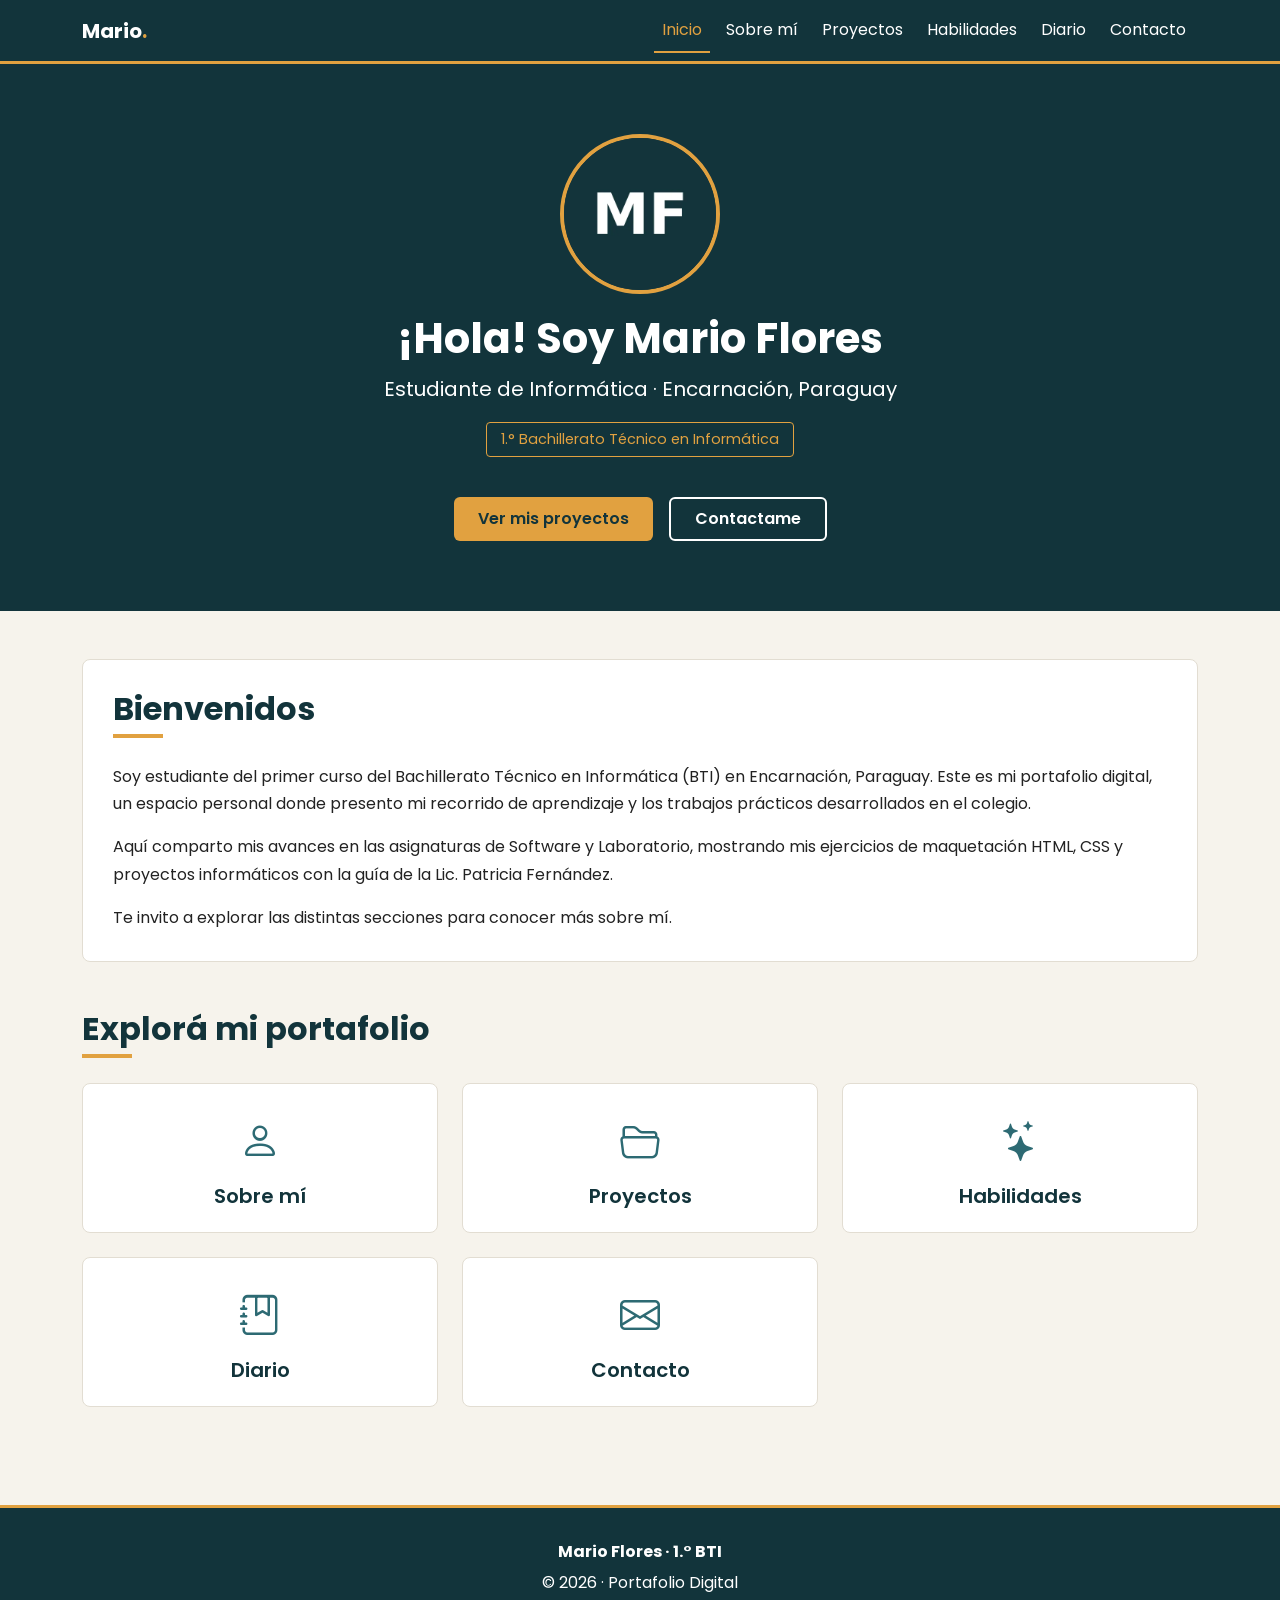
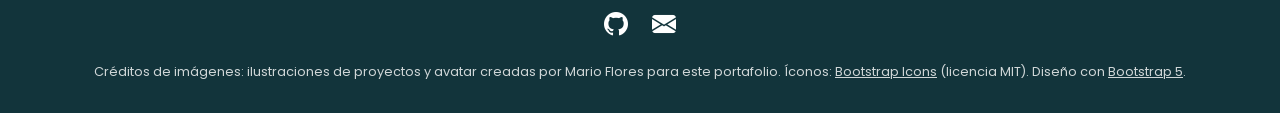
<file: index.html>
<!DOCTYPE html>
<html lang="es">
<head>
    <meta charset="UTF-8">
    <meta name="viewport" content="width=device-width, initial-scale=1.0">
    <title>Inicio - Mario Flores</title>

    <!-- Bootstrap 5 -->
    <link href="https://cdn.jsdelivr.net/npm/bootstrap@5.3.3/dist/css/bootstrap.min.css" rel="stylesheet">
    <!-- Íconos de Bootstrap -->
    <link href="https://cdn.jsdelivr.net/npm/bootstrap-icons@1.11.3/font/bootstrap-icons.min.css" rel="stylesheet">
    <!-- Fuente Poppins -->
    <link href="https://fonts.googleapis.com/css2?family=Poppins:wght@400;600;700&display=swap" rel="stylesheet">
    <!-- Mis estilos -->
    <link href="css/estilos.css" rel="stylesheet">
</head>
<body>

    <!-- ===== Menú ===== -->
    <nav class="navbar navbar-expand-lg navbar-dark menu sticky-top">
        <div class="container">
            <a class="navbar-brand fw-bold" href="index.html">Mario<span class="texto-acento">.</span></a>
            <button class="navbar-toggler" type="button" data-bs-toggle="collapse" data-bs-target="#menuPrincipal" aria-label="Abrir menú">
                <span class="navbar-toggler-icon"></span>
            </button>
            <div class="collapse navbar-collapse" id="menuPrincipal">
                <ul class="navbar-nav ms-auto">
                    <li class="nav-item"><a class="nav-link active" href="index.html">Inicio</a></li>
                    <li class="nav-item"><a class="nav-link" href="sobre-mi.html">Sobre mí</a></li>
                    <li class="nav-item"><a class="nav-link" href="proyectos.html">Proyectos</a></li>
                    <li class="nav-item"><a class="nav-link" href="habilidades.html">Habilidades</a></li>
                    <li class="nav-item"><a class="nav-link" href="diario.html">Diario</a></li>
                    <li class="nav-item"><a class="nav-link" href="contacto.html">Contacto</a></li>
                </ul>
            </div>
        </div>
    </nav>

    <!-- ===== Portada ===== -->
    <header class="hero">
        <img src="img/avatar.webp" alt="Avatar de Mario Flores" class="avatar">
        <h1>¡Hola! Soy Mario Flores</h1>
        <p class="fs-5">Estudiante de Informática · Encarnación, Paraguay</p>
        <span class="etiqueta mb-4">1.° Bachillerato Técnico en Informática</span>
        <div class="d-flex justify-content-center gap-3 flex-wrap mt-3">
            <a href="proyectos.html" class="btn btn-principal">Ver mis proyectos</a>
            <a href="contacto.html" class="btn btn-borde">Contactame</a>
        </div>
    </header>

    <main class="container my-5">
        <!-- Bienvenida -->
        <section class="caja mb-5">
            <h2 class="titulo-seccion">Bienvenidos</h2>
            <p>Soy estudiante del primer curso del Bachillerato Técnico en Informática (BTI) en Encarnación, Paraguay. Este es mi portafolio digital, un espacio personal donde presento mi recorrido de aprendizaje y los trabajos prácticos desarrollados en el colegio.</p>
            <p>Aquí comparto mis avances en las asignaturas de Software y Laboratorio, mostrando mis ejercicios de maquetación HTML, CSS y proyectos informáticos con la guía de la Lic. Patricia Fernández.</p>
            <p class="mb-0">Te invito a explorar las distintas secciones para conocer más sobre mí.</p>
        </section>

        <!-- Accesos rápidos -->
        <section>
            <h2 class="titulo-seccion">Explorá mi portafolio</h2>
            <div class="row g-4">
                <div class="col-6 col-md-4">
                    <a href="sobre-mi.html" class="text-decoration-none">
                        <div class="tarjeta text-center p-4">
                            <i class="bi bi-person icono-grande"></i>
                            <h5 class="mt-2 mb-0">Sobre mí</h5>
                        </div>
                    </a>
                </div>
                <div class="col-6 col-md-4">
                    <a href="proyectos.html" class="text-decoration-none">
                        <div class="tarjeta text-center p-4">
                            <i class="bi bi-folder2-open icono-grande"></i>
                            <h5 class="mt-2 mb-0">Proyectos</h5>
                        </div>
                    </a>
                </div>
                <div class="col-6 col-md-4">
                    <a href="habilidades.html" class="text-decoration-none">
                        <div class="tarjeta text-center p-4">
                            <i class="bi bi-stars icono-grande"></i>
                            <h5 class="mt-2 mb-0">Habilidades</h5>
                        </div>
                    </a>
                </div>
                <div class="col-6 col-md-4">
                    <a href="diario.html" class="text-decoration-none">
                        <div class="tarjeta text-center p-4">
                            <i class="bi bi-journal-bookmark icono-grande"></i>
                            <h5 class="mt-2 mb-0">Diario</h5>
                        </div>
                    </a>
                </div>
                <div class="col-6 col-md-4">
                    <a href="contacto.html" class="text-decoration-none">
                        <div class="tarjeta text-center p-4">
                            <i class="bi bi-envelope icono-grande"></i>
                            <h5 class="mt-2 mb-0">Contacto</h5>
                        </div>
                    </a>
                </div>
            </div>
        </section>
    </main>

    <!-- ===== Pie de página ===== -->
    <footer class="pie text-center">
        <p class="fw-bold mb-1">Mario Flores · 1.° BTI</p>
        <p class="mb-2">&copy; 2026 · Portafolio Digital</p>
        <div class="redes mb-3">
            <a href="https://github.com/floresmarioja26-lab" target="_blank" aria-label="GitHub"><i class="bi bi-github"></i></a>
            <a href="mailto:marioflores@gmail.com" aria-label="Correo"><i class="bi bi-envelope-fill"></i></a>
        </div>
        <p class="creditos">
            Créditos de imágenes: ilustraciones de proyectos y avatar creadas por Mario Flores para este portafolio.
            Íconos: <a href="https://icons.getbootstrap.com/" target="_blank">Bootstrap Icons</a> (licencia MIT).
            Diseño con <a href="https://getbootstrap.com/" target="_blank">Bootstrap 5</a>.
        </p>
    </footer>

    <!-- Bootstrap JS (para el menú en celular) -->
    <script src="https://cdn.jsdelivr.net/npm/bootstrap@5.3.3/dist/js/bootstrap.bundle.min.js"></script>
</body>
</html>
</file>
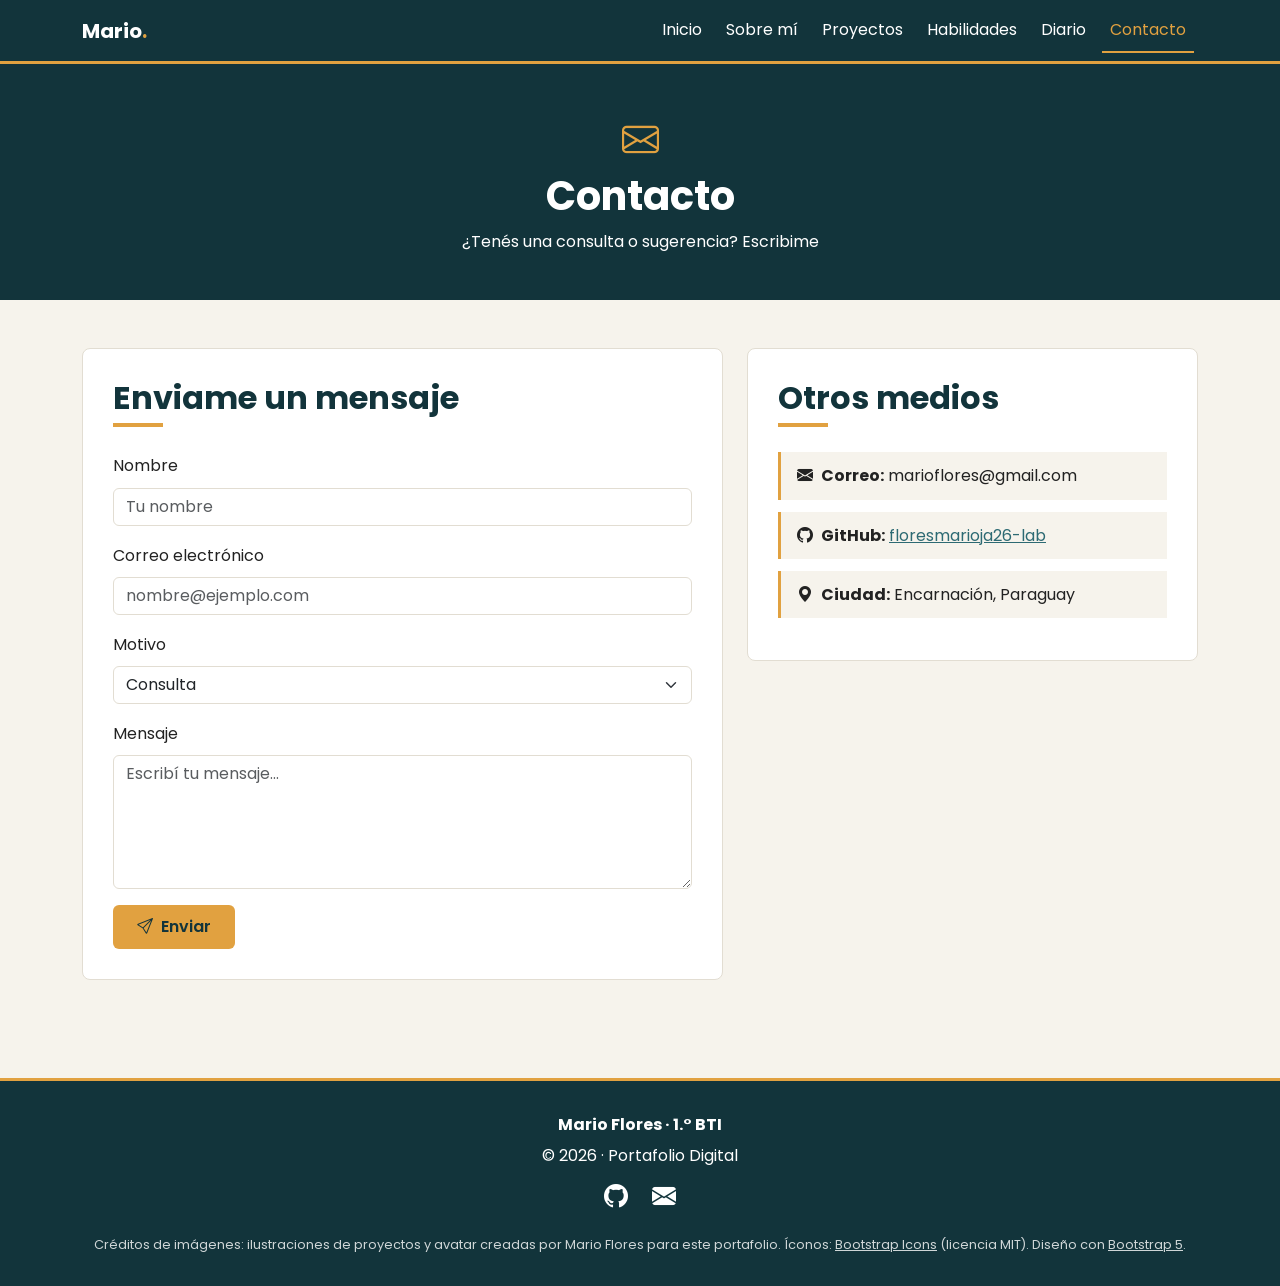
<file: contacto.html>
<!DOCTYPE html>
<html lang="es">
<head>
    <meta charset="UTF-8">
    <meta name="viewport" content="width=device-width, initial-scale=1.0">
    <title>Contacto - Mario Flores</title>

    <!-- Bootstrap 5 -->
    <link href="https://cdn.jsdelivr.net/npm/bootstrap@5.3.3/dist/css/bootstrap.min.css" rel="stylesheet">
    <!-- Íconos de Bootstrap -->
    <link href="https://cdn.jsdelivr.net/npm/bootstrap-icons@1.11.3/font/bootstrap-icons.min.css" rel="stylesheet">
    <!-- Fuente Poppins -->
    <link href="https://fonts.googleapis.com/css2?family=Poppins:wght@400;600;700&display=swap" rel="stylesheet">
    <!-- Mis estilos -->
    <link href="css/estilos.css" rel="stylesheet">
</head>
<body>

    <!-- ===== Menú ===== -->
    <nav class="navbar navbar-expand-lg navbar-dark menu sticky-top">
        <div class="container">
            <a class="navbar-brand fw-bold" href="index.html">Mario<span class="texto-acento">.</span></a>
            <button class="navbar-toggler" type="button" data-bs-toggle="collapse" data-bs-target="#menuPrincipal" aria-label="Abrir menú">
                <span class="navbar-toggler-icon"></span>
            </button>
            <div class="collapse navbar-collapse" id="menuPrincipal">
                <ul class="navbar-nav ms-auto">
                    <li class="nav-item"><a class="nav-link" href="index.html">Inicio</a></li>
                    <li class="nav-item"><a class="nav-link" href="sobre-mi.html">Sobre mí</a></li>
                    <li class="nav-item"><a class="nav-link" href="proyectos.html">Proyectos</a></li>
                    <li class="nav-item"><a class="nav-link" href="habilidades.html">Habilidades</a></li>
                    <li class="nav-item"><a class="nav-link" href="diario.html">Diario</a></li>
                    <li class="nav-item"><a class="nav-link active" href="contacto.html">Contacto</a></li>
                </ul>
            </div>
        </div>
    </nav>

    <!-- ===== Encabezado ===== -->
    <header class="cabecera">
        <i class="bi bi-envelope"></i>
        <h1>Contacto</h1>
        <p class="mb-0">¿Tenés una consulta o sugerencia? Escribime</p>
    </header>

    <main class="container my-5">
        <div class="row g-4">
            <!-- Formulario -->
            <div class="col-lg-7">
                <section class="caja">
                    <h2 class="titulo-seccion">Enviame un mensaje</h2>
                    <form action="mailto:marioflores@gmail.com" method="post" enctype="text/plain">
                        <div class="mb-3">
                            <label for="nombre" class="form-label">Nombre</label>
                            <input type="text" class="form-control" id="nombre" name="nombre" placeholder="Tu nombre" required>
                        </div>
                        <div class="mb-3">
                            <label for="correo" class="form-label">Correo electrónico</label>
                            <input type="email" class="form-control" id="correo" name="correo" placeholder="nombre@ejemplo.com" required>
                        </div>
                        <div class="mb-3">
                            <label for="motivo" class="form-label">Motivo</label>
                            <select class="form-select" id="motivo" name="motivo">
                                <option>Consulta</option>
                                <option>Sugerencia</option>
                                <option>Comentario sobre un proyecto</option>
                            </select>
                        </div>
                        <div class="mb-3">
                            <label for="mensaje" class="form-label">Mensaje</label>
                            <textarea class="form-control" id="mensaje" name="mensaje" rows="5" placeholder="Escribí tu mensaje..." required></textarea>
                        </div>
                        <button type="submit" class="btn btn-principal"><i class="bi bi-send me-2"></i>Enviar</button>
                    </form>
                </section>
            </div>

            <!-- Datos de contacto -->
            <div class="col-lg-5">
                <section class="caja">
                    <h2 class="titulo-seccion">Otros medios</h2>
                    <div class="dato-contacto"><i class="bi bi-envelope-fill me-2"></i><strong>Correo:</strong> marioflores@gmail.com</div>
                    <div class="dato-contacto"><i class="bi bi-github me-2"></i><strong>GitHub:</strong> <a href="https://github.com/floresmarioja26-lab" target="_blank">floresmarioja26-lab</a></div>
                    <div class="dato-contacto"><i class="bi bi-geo-alt-fill me-2"></i><strong>Ciudad:</strong> Encarnación, Paraguay</div>
                </section>
            </div>
        </div>
    </main>

    <!-- ===== Pie de página ===== -->
    <footer class="pie text-center">
        <p class="fw-bold mb-1">Mario Flores · 1.° BTI</p>
        <p class="mb-2">&copy; 2026 · Portafolio Digital</p>
        <div class="redes mb-3">
            <a href="https://github.com/floresmarioja26-lab" target="_blank" aria-label="GitHub"><i class="bi bi-github"></i></a>
            <a href="mailto:marioflores@gmail.com" aria-label="Correo"><i class="bi bi-envelope-fill"></i></a>
        </div>
        <p class="creditos">
            Créditos de imágenes: ilustraciones de proyectos y avatar creadas por Mario Flores para este portafolio.
            Íconos: <a href="https://icons.getbootstrap.com/" target="_blank">Bootstrap Icons</a> (licencia MIT).
            Diseño con <a href="https://getbootstrap.com/" target="_blank">Bootstrap 5</a>.
        </p>
    </footer>

    <!-- Bootstrap JS (para el menú en celular) -->
    <script src="https://cdn.jsdelivr.net/npm/bootstrap@5.3.3/dist/js/bootstrap.bundle.min.js"></script>
</body>
</html>
</file>
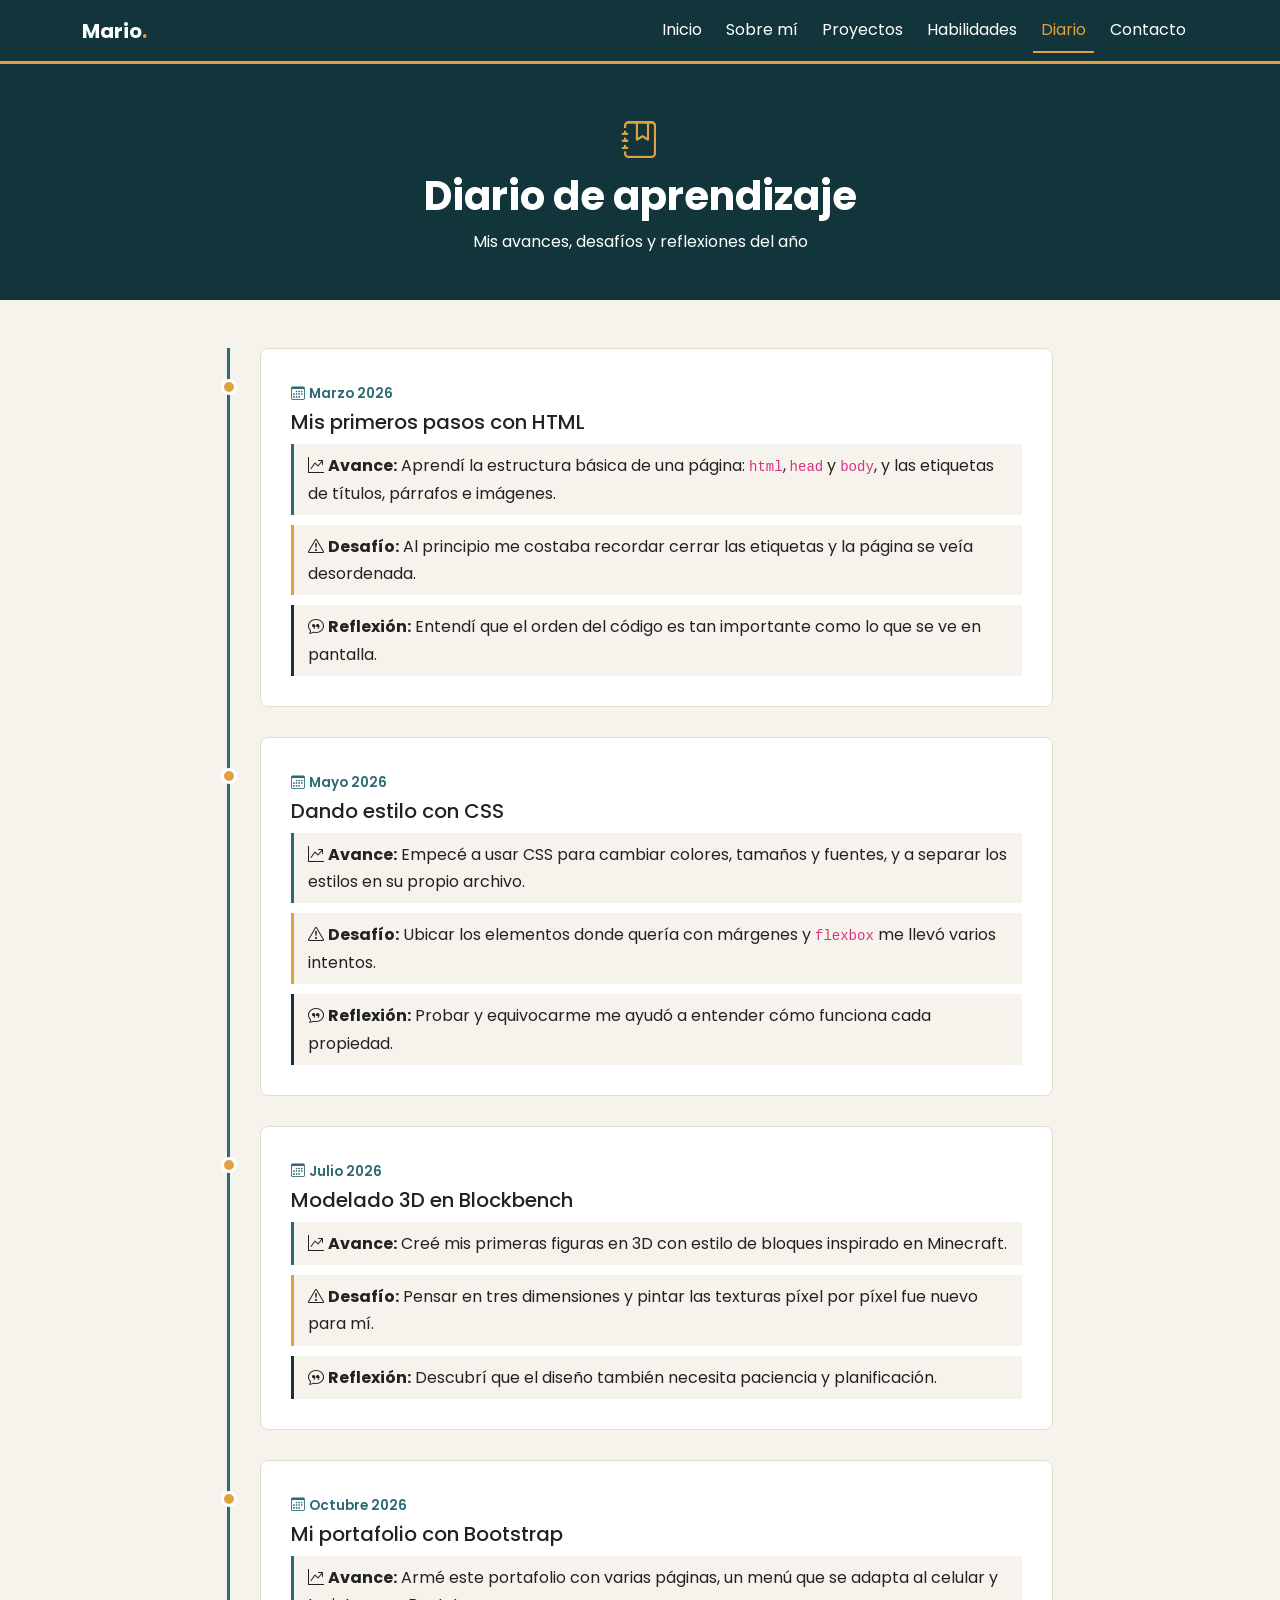
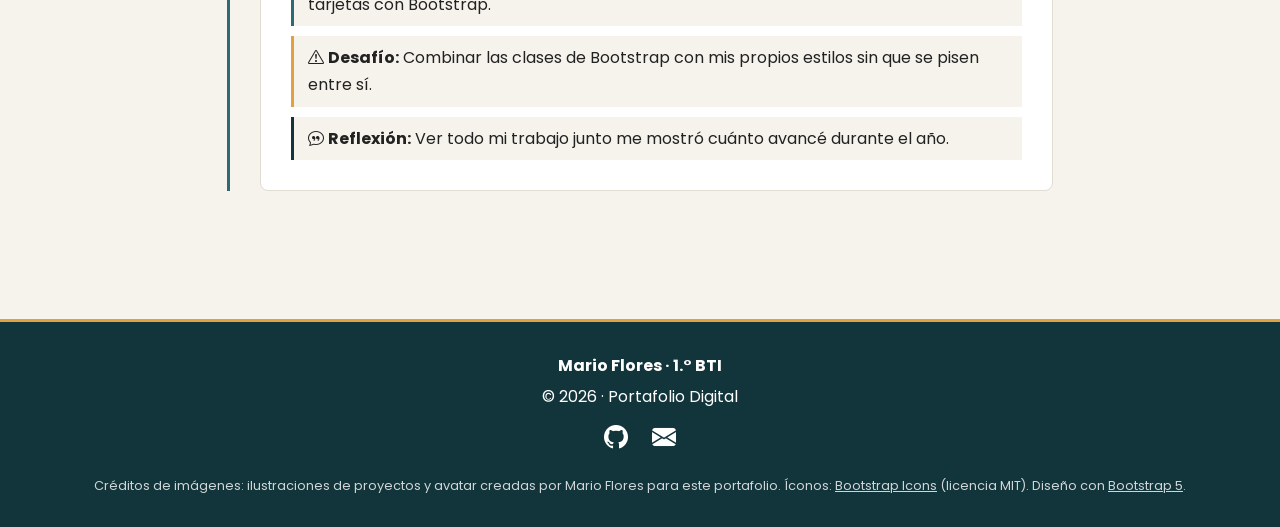
<file: diario.html>
<!DOCTYPE html>
<html lang="es">
<head>
    <meta charset="UTF-8">
    <meta name="viewport" content="width=device-width, initial-scale=1.0">
    <title>Diario de aprendizaje - Mario Flores</title>

    <!-- Bootstrap 5 -->
    <link href="https://cdn.jsdelivr.net/npm/bootstrap@5.3.3/dist/css/bootstrap.min.css" rel="stylesheet">
    <!-- Íconos de Bootstrap -->
    <link href="https://cdn.jsdelivr.net/npm/bootstrap-icons@1.11.3/font/bootstrap-icons.min.css" rel="stylesheet">
    <!-- Fuente Poppins -->
    <link href="https://fonts.googleapis.com/css2?family=Poppins:wght@400;600;700&display=swap" rel="stylesheet">
    <!-- Mis estilos -->
    <link href="css/estilos.css" rel="stylesheet">
</head>
<body>

    <!-- ===== Menú ===== -->
    <nav class="navbar navbar-expand-lg navbar-dark menu sticky-top">
        <div class="container">
            <a class="navbar-brand fw-bold" href="index.html">Mario<span class="texto-acento">.</span></a>
            <button class="navbar-toggler" type="button" data-bs-toggle="collapse" data-bs-target="#menuPrincipal" aria-label="Abrir menú">
                <span class="navbar-toggler-icon"></span>
            </button>
            <div class="collapse navbar-collapse" id="menuPrincipal">
                <ul class="navbar-nav ms-auto">
                    <li class="nav-item"><a class="nav-link" href="index.html">Inicio</a></li>
                    <li class="nav-item"><a class="nav-link" href="sobre-mi.html">Sobre mí</a></li>
                    <li class="nav-item"><a class="nav-link" href="proyectos.html">Proyectos</a></li>
                    <li class="nav-item"><a class="nav-link" href="habilidades.html">Habilidades</a></li>
                    <li class="nav-item"><a class="nav-link active" href="diario.html">Diario</a></li>
                    <li class="nav-item"><a class="nav-link" href="contacto.html">Contacto</a></li>
                </ul>
            </div>
        </div>
    </nav>

    <!-- ===== Encabezado ===== -->
    <header class="cabecera">
        <i class="bi bi-journal-bookmark"></i>
        <h1>Diario de aprendizaje</h1>
        <p class="mb-0">Mis avances, desafíos y reflexiones del año</p>
    </header>

    <main class="container my-5" style="max-width: 850px;">
        <div class="linea-tiempo">
            <article class="entrada caja">
                <span class="fecha"><i class="bi bi-calendar3 me-1"></i>Marzo 2026</span>
                <h3 class="h5 mt-1">Mis primeros pasos con HTML</h3>
                <div class="nota nota-avance"><strong><i class="bi bi-graph-up-arrow me-1"></i>Avance:</strong> Aprendí la estructura básica de una página: <code>html</code>, <code>head</code> y <code>body</code>, y las etiquetas de títulos, párrafos e imágenes.</div>
                <div class="nota nota-desafio"><strong><i class="bi bi-exclamation-triangle me-1"></i>Desafío:</strong> Al principio me costaba recordar cerrar las etiquetas y la página se veía desordenada.</div>
                <div class="nota nota-reflexion"><strong><i class="bi bi-chat-quote me-1"></i>Reflexión:</strong> Entendí que el orden del código es tan importante como lo que se ve en pantalla.</div>
            </article>
            <article class="entrada caja">
                <span class="fecha"><i class="bi bi-calendar3 me-1"></i>Mayo 2026</span>
                <h3 class="h5 mt-1">Dando estilo con CSS</h3>
                <div class="nota nota-avance"><strong><i class="bi bi-graph-up-arrow me-1"></i>Avance:</strong> Empecé a usar CSS para cambiar colores, tamaños y fuentes, y a separar los estilos en su propio archivo.</div>
                <div class="nota nota-desafio"><strong><i class="bi bi-exclamation-triangle me-1"></i>Desafío:</strong> Ubicar los elementos donde quería con márgenes y <code>flexbox</code> me llevó varios intentos.</div>
                <div class="nota nota-reflexion"><strong><i class="bi bi-chat-quote me-1"></i>Reflexión:</strong> Probar y equivocarme me ayudó a entender cómo funciona cada propiedad.</div>
            </article>
            <article class="entrada caja">
                <span class="fecha"><i class="bi bi-calendar3 me-1"></i>Julio 2026</span>
                <h3 class="h5 mt-1">Modelado 3D en Blockbench</h3>
                <div class="nota nota-avance"><strong><i class="bi bi-graph-up-arrow me-1"></i>Avance:</strong> Creé mis primeras figuras en 3D con estilo de bloques inspirado en Minecraft.</div>
                <div class="nota nota-desafio"><strong><i class="bi bi-exclamation-triangle me-1"></i>Desafío:</strong> Pensar en tres dimensiones y pintar las texturas píxel por píxel fue nuevo para mí.</div>
                <div class="nota nota-reflexion"><strong><i class="bi bi-chat-quote me-1"></i>Reflexión:</strong> Descubrí que el diseño también necesita paciencia y planificación.</div>
            </article>
            <article class="entrada caja">
                <span class="fecha"><i class="bi bi-calendar3 me-1"></i>Octubre 2026</span>
                <h3 class="h5 mt-1">Mi portafolio con Bootstrap</h3>
                <div class="nota nota-avance"><strong><i class="bi bi-graph-up-arrow me-1"></i>Avance:</strong> Armé este portafolio con varias páginas, un menú que se adapta al celular y tarjetas con Bootstrap.</div>
                <div class="nota nota-desafio"><strong><i class="bi bi-exclamation-triangle me-1"></i>Desafío:</strong> Combinar las clases de Bootstrap con mis propios estilos sin que se pisen entre sí.</div>
                <div class="nota nota-reflexion"><strong><i class="bi bi-chat-quote me-1"></i>Reflexión:</strong> Ver todo mi trabajo junto me mostró cuánto avancé durante el año.</div>
            </article>
        </div>
    </main>

    <!-- ===== Pie de página ===== -->
    <footer class="pie text-center">
        <p class="fw-bold mb-1">Mario Flores · 1.° BTI</p>
        <p class="mb-2">&copy; 2026 · Portafolio Digital</p>
        <div class="redes mb-3">
            <a href="https://github.com/floresmarioja26-lab" target="_blank" aria-label="GitHub"><i class="bi bi-github"></i></a>
            <a href="mailto:marioflores@gmail.com" aria-label="Correo"><i class="bi bi-envelope-fill"></i></a>
        </div>
        <p class="creditos">
            Créditos de imágenes: ilustraciones de proyectos y avatar creadas por Mario Flores para este portafolio.
            Íconos: <a href="https://icons.getbootstrap.com/" target="_blank">Bootstrap Icons</a> (licencia MIT).
            Diseño con <a href="https://getbootstrap.com/" target="_blank">Bootstrap 5</a>.
        </p>
    </footer>

    <!-- Bootstrap JS (para el menú en celular) -->
    <script src="https://cdn.jsdelivr.net/npm/bootstrap@5.3.3/dist/js/bootstrap.bundle.min.js"></script>
</body>
</html>
</file>
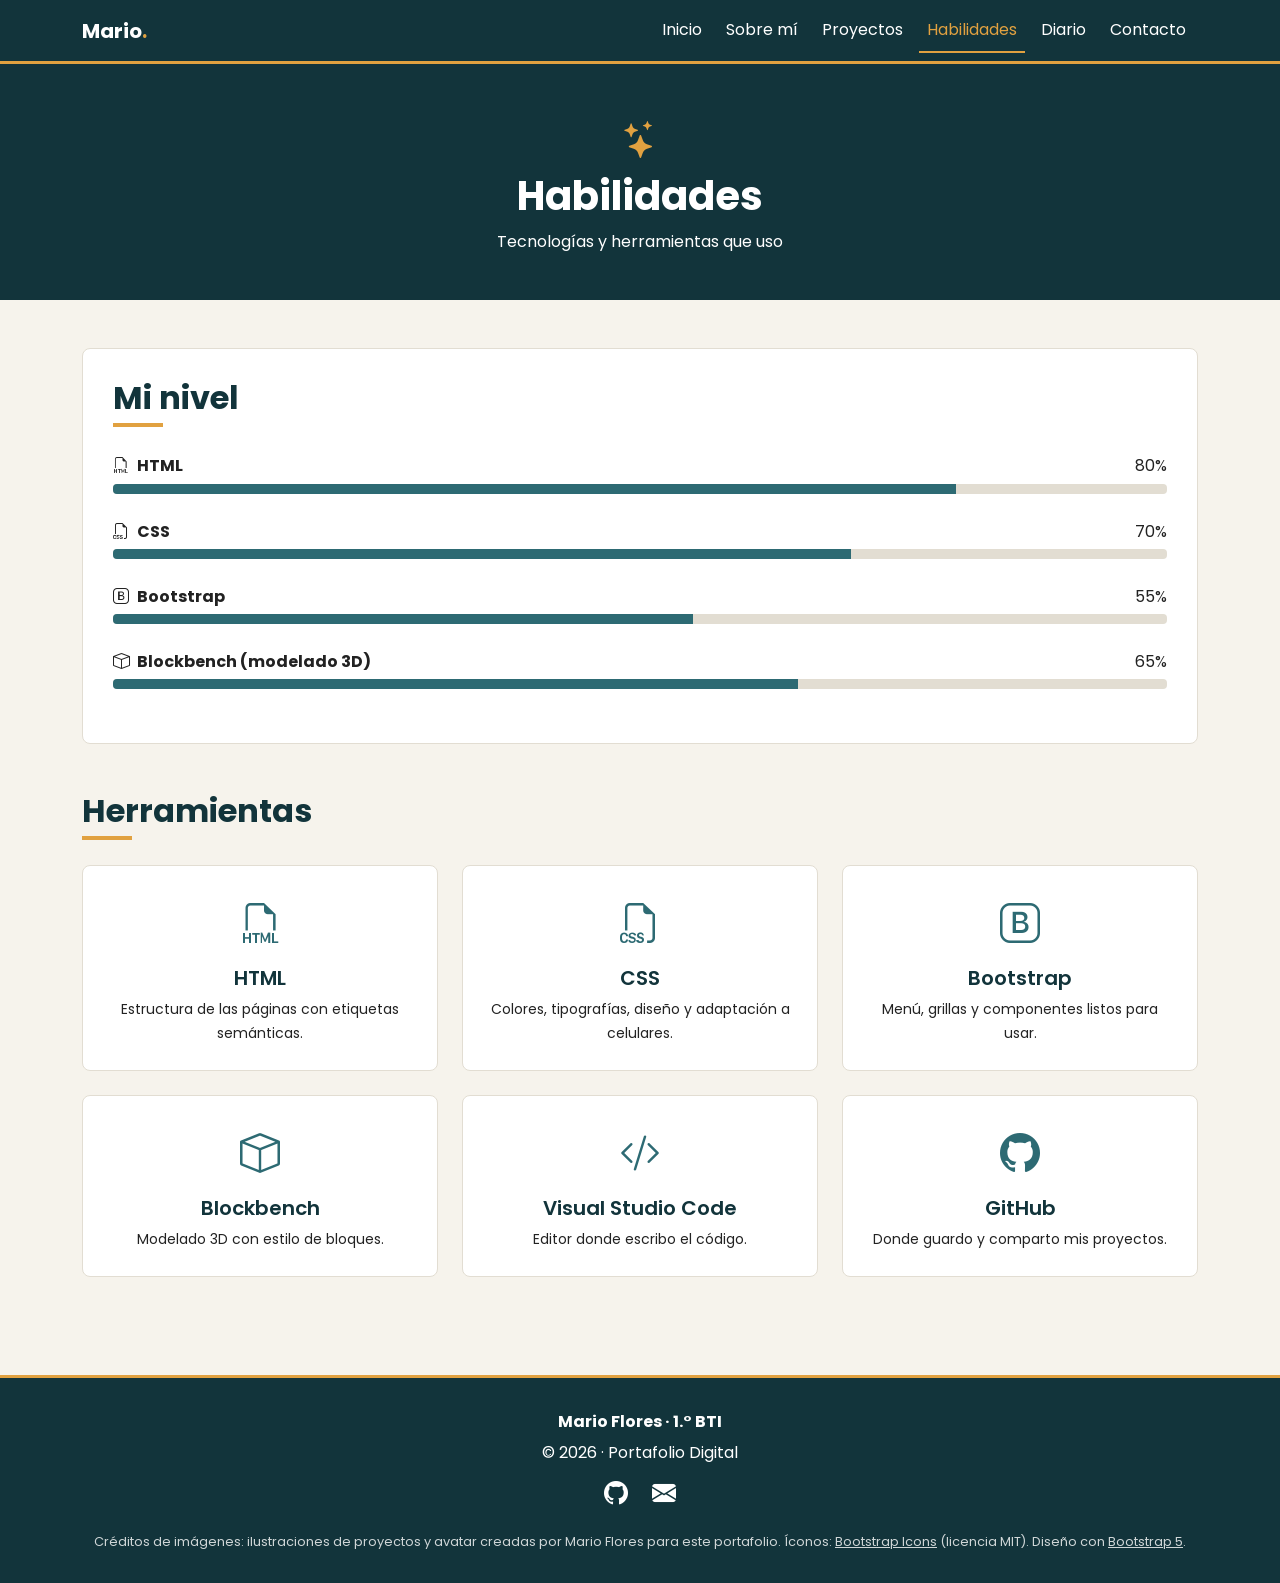
<file: habilidades.html>
<!DOCTYPE html>
<html lang="es">
<head>
    <meta charset="UTF-8">
    <meta name="viewport" content="width=device-width, initial-scale=1.0">
    <title>Habilidades - Mario Flores</title>

    <!-- Bootstrap 5 -->
    <link href="https://cdn.jsdelivr.net/npm/bootstrap@5.3.3/dist/css/bootstrap.min.css" rel="stylesheet">
    <!-- Íconos de Bootstrap -->
    <link href="https://cdn.jsdelivr.net/npm/bootstrap-icons@1.11.3/font/bootstrap-icons.min.css" rel="stylesheet">
    <!-- Fuente Poppins -->
    <link href="https://fonts.googleapis.com/css2?family=Poppins:wght@400;600;700&display=swap" rel="stylesheet">
    <!-- Mis estilos -->
    <link href="css/estilos.css" rel="stylesheet">
</head>
<body>

    <!-- ===== Menú ===== -->
    <nav class="navbar navbar-expand-lg navbar-dark menu sticky-top">
        <div class="container">
            <a class="navbar-brand fw-bold" href="index.html">Mario<span class="texto-acento">.</span></a>
            <button class="navbar-toggler" type="button" data-bs-toggle="collapse" data-bs-target="#menuPrincipal" aria-label="Abrir menú">
                <span class="navbar-toggler-icon"></span>
            </button>
            <div class="collapse navbar-collapse" id="menuPrincipal">
                <ul class="navbar-nav ms-auto">
                    <li class="nav-item"><a class="nav-link" href="index.html">Inicio</a></li>
                    <li class="nav-item"><a class="nav-link" href="sobre-mi.html">Sobre mí</a></li>
                    <li class="nav-item"><a class="nav-link" href="proyectos.html">Proyectos</a></li>
                    <li class="nav-item"><a class="nav-link active" href="habilidades.html">Habilidades</a></li>
                    <li class="nav-item"><a class="nav-link" href="diario.html">Diario</a></li>
                    <li class="nav-item"><a class="nav-link" href="contacto.html">Contacto</a></li>
                </ul>
            </div>
        </div>
    </nav>

    <!-- ===== Encabezado ===== -->
    <header class="cabecera">
        <i class="bi bi-stars"></i>
        <h1>Habilidades</h1>
        <p class="mb-0">Tecnologías y herramientas que uso</p>
    </header>

    <main class="container my-5">
        <section class="caja mb-5">
            <h2 class="titulo-seccion">Mi nivel</h2>
                <div class="mb-4">
                    <div class="d-flex justify-content-between">
                        <span><i class="bi bi-filetype-html me-2"></i><strong>HTML</strong></span>
                        <span>80%</span>
                    </div>
                    <div class="progress mt-1" role="progressbar" aria-label="Nivel de HTML" aria-valuenow="80" aria-valuemin="0" aria-valuemax="100">
                        <div class="progress-bar" style="width: 80%"></div>
                    </div>
                </div>
                <div class="mb-4">
                    <div class="d-flex justify-content-between">
                        <span><i class="bi bi-filetype-css me-2"></i><strong>CSS</strong></span>
                        <span>70%</span>
                    </div>
                    <div class="progress mt-1" role="progressbar" aria-label="Nivel de CSS" aria-valuenow="70" aria-valuemin="0" aria-valuemax="100">
                        <div class="progress-bar" style="width: 70%"></div>
                    </div>
                </div>
                <div class="mb-4">
                    <div class="d-flex justify-content-between">
                        <span><i class="bi bi-bootstrap me-2"></i><strong>Bootstrap</strong></span>
                        <span>55%</span>
                    </div>
                    <div class="progress mt-1" role="progressbar" aria-label="Nivel de Bootstrap" aria-valuenow="55" aria-valuemin="0" aria-valuemax="100">
                        <div class="progress-bar" style="width: 55%"></div>
                    </div>
                </div>
                <div class="mb-4">
                    <div class="d-flex justify-content-between">
                        <span><i class="bi bi-box me-2"></i><strong>Blockbench (modelado 3D)</strong></span>
                        <span>65%</span>
                    </div>
                    <div class="progress mt-1" role="progressbar" aria-label="Nivel de Blockbench (modelado 3D)" aria-valuenow="65" aria-valuemin="0" aria-valuemax="100">
                        <div class="progress-bar" style="width: 65%"></div>
                    </div>
                </div>
        </section>

        <section>
            <h2 class="titulo-seccion">Herramientas</h2>
            <div class="row g-4">
            <div class="col-6 col-md-4">
                <div class="tarjeta text-center p-4">
                    <i class="bi bi-filetype-html icono-grande"></i>
                    <h5 class="mt-2">HTML</h5>
                    <p class="small mb-0">Estructura de las páginas con etiquetas semánticas.</p>
                </div>
            </div>
            <div class="col-6 col-md-4">
                <div class="tarjeta text-center p-4">
                    <i class="bi bi-filetype-css icono-grande"></i>
                    <h5 class="mt-2">CSS</h5>
                    <p class="small mb-0">Colores, tipografías, diseño y adaptación a celulares.</p>
                </div>
            </div>
            <div class="col-6 col-md-4">
                <div class="tarjeta text-center p-4">
                    <i class="bi bi-bootstrap icono-grande"></i>
                    <h5 class="mt-2">Bootstrap</h5>
                    <p class="small mb-0">Menú, grillas y componentes listos para usar.</p>
                </div>
            </div>
            <div class="col-6 col-md-4">
                <div class="tarjeta text-center p-4">
                    <i class="bi bi-box icono-grande"></i>
                    <h5 class="mt-2">Blockbench</h5>
                    <p class="small mb-0">Modelado 3D con estilo de bloques.</p>
                </div>
            </div>
            <div class="col-6 col-md-4">
                <div class="tarjeta text-center p-4">
                    <i class="bi bi-code-slash icono-grande"></i>
                    <h5 class="mt-2">Visual Studio Code</h5>
                    <p class="small mb-0">Editor donde escribo el código.</p>
                </div>
            </div>
            <div class="col-6 col-md-4">
                <div class="tarjeta text-center p-4">
                    <i class="bi bi-github icono-grande"></i>
                    <h5 class="mt-2">GitHub</h5>
                    <p class="small mb-0">Donde guardo y comparto mis proyectos.</p>
                </div>
            </div>
            </div>
        </section>
    </main>

    <!-- ===== Pie de página ===== -->
    <footer class="pie text-center">
        <p class="fw-bold mb-1">Mario Flores · 1.° BTI</p>
        <p class="mb-2">&copy; 2026 · Portafolio Digital</p>
        <div class="redes mb-3">
            <a href="https://github.com/floresmarioja26-lab" target="_blank" aria-label="GitHub"><i class="bi bi-github"></i></a>
            <a href="mailto:marioflores@gmail.com" aria-label="Correo"><i class="bi bi-envelope-fill"></i></a>
        </div>
        <p class="creditos">
            Créditos de imágenes: ilustraciones de proyectos y avatar creadas por Mario Flores para este portafolio.
            Íconos: <a href="https://icons.getbootstrap.com/" target="_blank">Bootstrap Icons</a> (licencia MIT).
            Diseño con <a href="https://getbootstrap.com/" target="_blank">Bootstrap 5</a>.
        </p>
    </footer>

    <!-- Bootstrap JS (para el menú en celular) -->
    <script src="https://cdn.jsdelivr.net/npm/bootstrap@5.3.3/dist/js/bootstrap.bundle.min.js"></script>
</body>
</html>
</file>
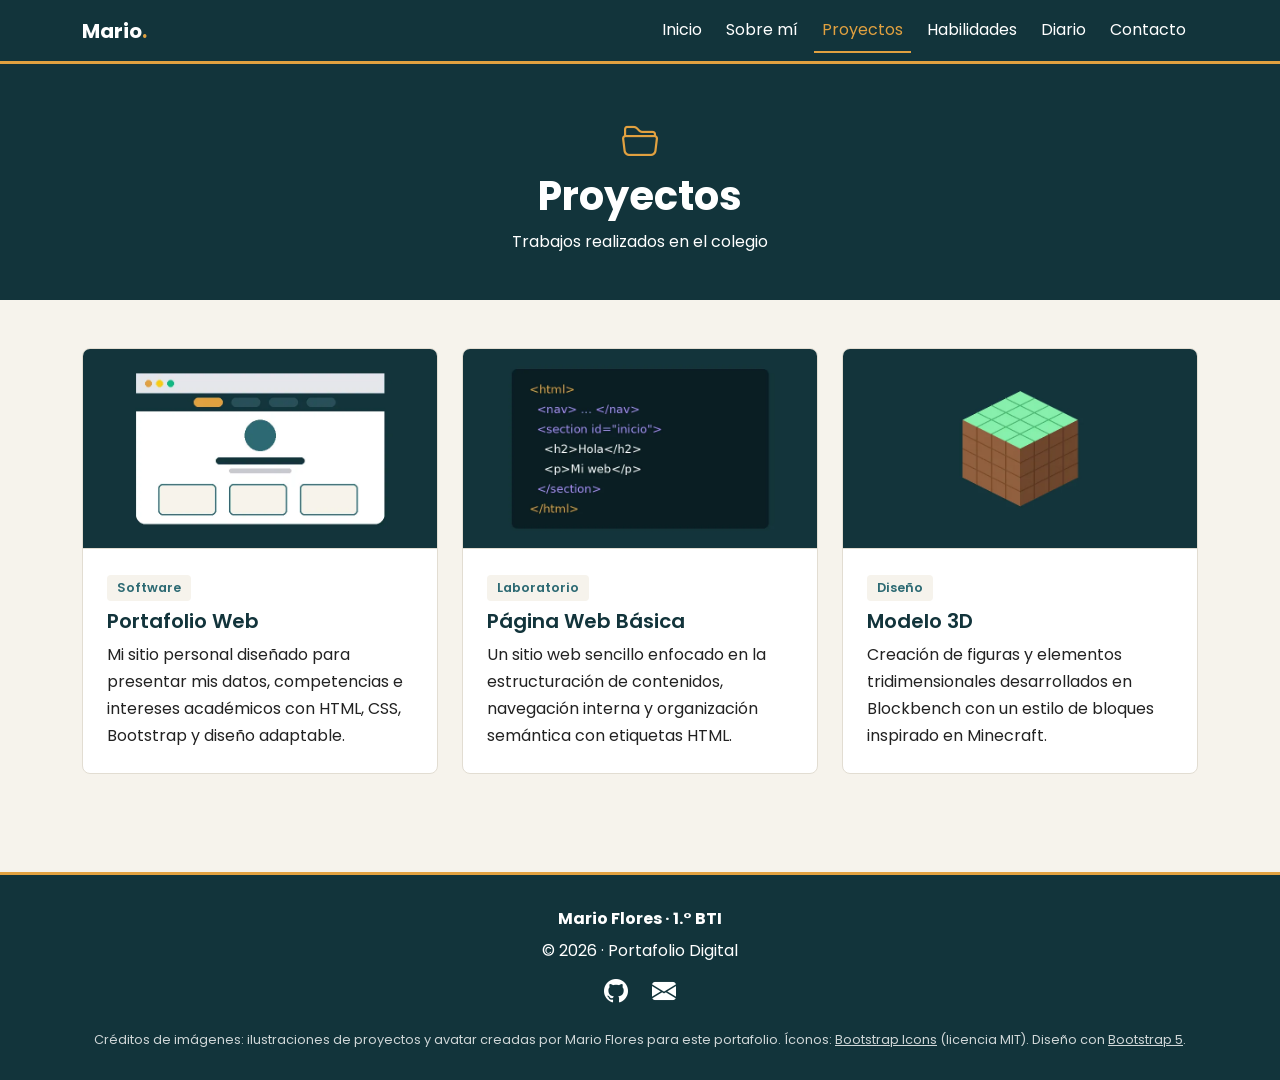
<file: proyectos.html>
<!DOCTYPE html>
<html lang="es">
<head>
    <meta charset="UTF-8">
    <meta name="viewport" content="width=device-width, initial-scale=1.0">
    <title>Proyectos - Mario Flores</title>

    <!-- Bootstrap 5 -->
    <link href="https://cdn.jsdelivr.net/npm/bootstrap@5.3.3/dist/css/bootstrap.min.css" rel="stylesheet">
    <!-- Íconos de Bootstrap -->
    <link href="https://cdn.jsdelivr.net/npm/bootstrap-icons@1.11.3/font/bootstrap-icons.min.css" rel="stylesheet">
    <!-- Fuente Poppins -->
    <link href="https://fonts.googleapis.com/css2?family=Poppins:wght@400;600;700&display=swap" rel="stylesheet">
    <!-- Mis estilos -->
    <link href="css/estilos.css" rel="stylesheet">
</head>
<body>

    <!-- ===== Menú ===== -->
    <nav class="navbar navbar-expand-lg navbar-dark menu sticky-top">
        <div class="container">
            <a class="navbar-brand fw-bold" href="index.html">Mario<span class="texto-acento">.</span></a>
            <button class="navbar-toggler" type="button" data-bs-toggle="collapse" data-bs-target="#menuPrincipal" aria-label="Abrir menú">
                <span class="navbar-toggler-icon"></span>
            </button>
            <div class="collapse navbar-collapse" id="menuPrincipal">
                <ul class="navbar-nav ms-auto">
                    <li class="nav-item"><a class="nav-link" href="index.html">Inicio</a></li>
                    <li class="nav-item"><a class="nav-link" href="sobre-mi.html">Sobre mí</a></li>
                    <li class="nav-item"><a class="nav-link active" href="proyectos.html">Proyectos</a></li>
                    <li class="nav-item"><a class="nav-link" href="habilidades.html">Habilidades</a></li>
                    <li class="nav-item"><a class="nav-link" href="diario.html">Diario</a></li>
                    <li class="nav-item"><a class="nav-link" href="contacto.html">Contacto</a></li>
                </ul>
            </div>
        </div>
    </nav>

    <!-- ===== Encabezado ===== -->
    <header class="cabecera">
        <i class="bi bi-folder2-open"></i>
        <h1>Proyectos</h1>
        <p class="mb-0">Trabajos realizados en el colegio</p>
    </header>

    <main class="container my-5">
        <div class="row g-4">
            <div class="col-md-6 col-lg-4">
                <article class="tarjeta">
                    <img src="img/proyecto-portafolio.webp" alt="Imagen del proyecto Portafolio Web">
                    <div class="p-4">
                        <span class="materia">Software</span>
                        <h3 class="h5 mt-2">Portafolio Web</h3>
                        <p class="mb-0">Mi sitio personal diseñado para presentar mis datos, competencias e intereses académicos con HTML, CSS, Bootstrap y diseño adaptable.</p>
                    </div>
                </article>
            </div>
            <div class="col-md-6 col-lg-4">
                <article class="tarjeta">
                    <img src="img/proyecto-pagina-basica.webp" alt="Imagen del proyecto Página Web Básica">
                    <div class="p-4">
                        <span class="materia">Laboratorio</span>
                        <h3 class="h5 mt-2">Página Web Básica</h3>
                        <p class="mb-0">Un sitio web sencillo enfocado en la estructuración de contenidos, navegación interna y organización semántica con etiquetas HTML.</p>
                    </div>
                </article>
            </div>
            <div class="col-md-6 col-lg-4">
                <article class="tarjeta">
                    <img src="img/proyecto-modelo-3d.webp" alt="Imagen del proyecto Modelo 3D">
                    <div class="p-4">
                        <span class="materia">Diseño</span>
                        <h3 class="h5 mt-2">Modelo 3D</h3>
                        <p class="mb-0">Creación de figuras y elementos tridimensionales desarrollados en Blockbench con un estilo de bloques inspirado en Minecraft.</p>
                    </div>
                </article>
            </div>
        </div>
    </main>

    <!-- ===== Pie de página ===== -->
    <footer class="pie text-center">
        <p class="fw-bold mb-1">Mario Flores · 1.° BTI</p>
        <p class="mb-2">&copy; 2026 · Portafolio Digital</p>
        <div class="redes mb-3">
            <a href="https://github.com/floresmarioja26-lab" target="_blank" aria-label="GitHub"><i class="bi bi-github"></i></a>
            <a href="mailto:marioflores@gmail.com" aria-label="Correo"><i class="bi bi-envelope-fill"></i></a>
        </div>
        <p class="creditos">
            Créditos de imágenes: ilustraciones de proyectos y avatar creadas por Mario Flores para este portafolio.
            Íconos: <a href="https://icons.getbootstrap.com/" target="_blank">Bootstrap Icons</a> (licencia MIT).
            Diseño con <a href="https://getbootstrap.com/" target="_blank">Bootstrap 5</a>.
        </p>
    </footer>

    <!-- Bootstrap JS (para el menú en celular) -->
    <script src="https://cdn.jsdelivr.net/npm/bootstrap@5.3.3/dist/js/bootstrap.bundle.min.js"></script>
</body>
</html>
</file>
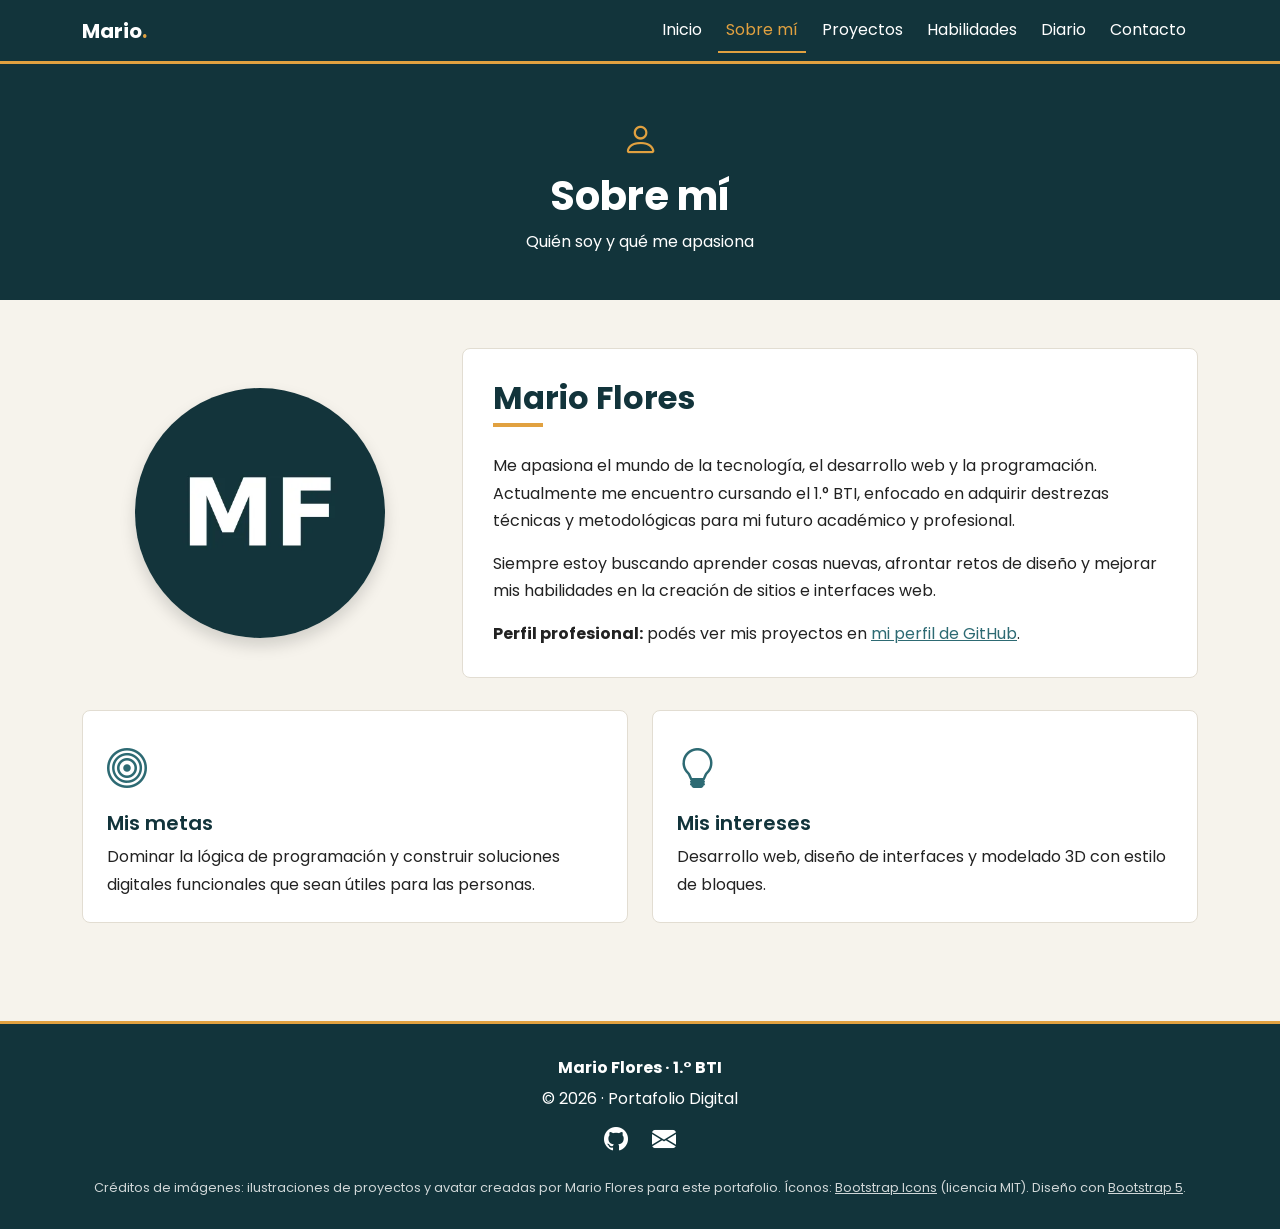
<file: sobre-mi.html>
<!DOCTYPE html>
<html lang="es">
<head>
    <meta charset="UTF-8">
    <meta name="viewport" content="width=device-width, initial-scale=1.0">
    <title>Sobre mí - Mario Flores</title>

    <!-- Bootstrap 5 -->
    <link href="https://cdn.jsdelivr.net/npm/bootstrap@5.3.3/dist/css/bootstrap.min.css" rel="stylesheet">
    <!-- Íconos de Bootstrap -->
    <link href="https://cdn.jsdelivr.net/npm/bootstrap-icons@1.11.3/font/bootstrap-icons.min.css" rel="stylesheet">
    <!-- Fuente Poppins -->
    <link href="https://fonts.googleapis.com/css2?family=Poppins:wght@400;600;700&display=swap" rel="stylesheet">
    <!-- Mis estilos -->
    <link href="css/estilos.css" rel="stylesheet">
</head>
<body>

    <!-- ===== Menú ===== -->
    <nav class="navbar navbar-expand-lg navbar-dark menu sticky-top">
        <div class="container">
            <a class="navbar-brand fw-bold" href="index.html">Mario<span class="texto-acento">.</span></a>
            <button class="navbar-toggler" type="button" data-bs-toggle="collapse" data-bs-target="#menuPrincipal" aria-label="Abrir menú">
                <span class="navbar-toggler-icon"></span>
            </button>
            <div class="collapse navbar-collapse" id="menuPrincipal">
                <ul class="navbar-nav ms-auto">
                    <li class="nav-item"><a class="nav-link" href="index.html">Inicio</a></li>
                    <li class="nav-item"><a class="nav-link active" href="sobre-mi.html">Sobre mí</a></li>
                    <li class="nav-item"><a class="nav-link" href="proyectos.html">Proyectos</a></li>
                    <li class="nav-item"><a class="nav-link" href="habilidades.html">Habilidades</a></li>
                    <li class="nav-item"><a class="nav-link" href="diario.html">Diario</a></li>
                    <li class="nav-item"><a class="nav-link" href="contacto.html">Contacto</a></li>
                </ul>
            </div>
        </div>
    </nav>

    <!-- ===== Encabezado ===== -->
    <header class="cabecera">
        <i class="bi bi-person"></i>
        <h1>Sobre mí</h1>
        <p class="mb-0">Quién soy y qué me apasiona</p>
    </header>

    <main class="container my-5">
        <div class="row g-4 align-items-center">
            <div class="col-md-4 text-center">
                <img src="img/avatar.webp" alt="Avatar de Mario Flores" class="img-fluid rounded-circle shadow" style="max-width: 250px;">
            </div>
            <div class="col-md-8">
                <section class="caja">
                    <h2 class="titulo-seccion">Mario Flores</h2>
                    <p>Me apasiona el mundo de la tecnología, el desarrollo web y la programación. Actualmente me encuentro cursando el 1.° BTI, enfocado en adquirir destrezas técnicas y metodológicas para mi futuro académico y profesional.</p>
                    <p>Siempre estoy buscando aprender cosas nuevas, afrontar retos de diseño y mejorar mis habilidades en la creación de sitios e interfaces web.</p>
                    <p class="mb-0"><strong>Perfil profesional:</strong> podés ver mis proyectos en <a href="https://github.com/floresmarioja26-lab" target="_blank">mi perfil de GitHub</a>.</p>
                </section>
            </div>
        </div>

        <div class="row g-4 mt-2">
            <div class="col-md-6">
                <div class="tarjeta p-4">
                    <i class="bi bi-bullseye icono-grande"></i>
                    <h5 class="mt-2">Mis metas</h5>
                    <p class="mb-0">Dominar la lógica de programación y construir soluciones digitales funcionales que sean útiles para las personas.</p>
                </div>
            </div>
            <div class="col-md-6">
                <div class="tarjeta p-4">
                    <i class="bi bi-lightbulb icono-grande"></i>
                    <h5 class="mt-2">Mis intereses</h5>
                    <p class="mb-0">Desarrollo web, diseño de interfaces y modelado 3D con estilo de bloques.</p>
                </div>
            </div>
        </div>
    </main>

    <!-- ===== Pie de página ===== -->
    <footer class="pie text-center">
        <p class="fw-bold mb-1">Mario Flores · 1.° BTI</p>
        <p class="mb-2">&copy; 2026 · Portafolio Digital</p>
        <div class="redes mb-3">
            <a href="https://github.com/floresmarioja26-lab" target="_blank" aria-label="GitHub"><i class="bi bi-github"></i></a>
            <a href="mailto:marioflores@gmail.com" aria-label="Correo"><i class="bi bi-envelope-fill"></i></a>
        </div>
        <p class="creditos">
            Créditos de imágenes: ilustraciones de proyectos y avatar creadas por Mario Flores para este portafolio.
            Íconos: <a href="https://icons.getbootstrap.com/" target="_blank">Bootstrap Icons</a> (licencia MIT).
            Diseño con <a href="https://getbootstrap.com/" target="_blank">Bootstrap 5</a>.
        </p>
    </footer>

    <!-- Bootstrap JS (para el menú en celular) -->
    <script src="https://cdn.jsdelivr.net/npm/bootstrap@5.3.3/dist/js/bootstrap.bundle.min.js"></script>
</body>
</html>
</file>
<file: css/estilos.css>
/* =========================================================
   Portafolio Web - Mario Flores (1.° BTI)
   Hoja de estilos propia (se usa junto con Bootstrap 5)
   ========================================================= */

/* ===== Colores del sitio (cambialos acá y se cambia todo) ===== */
:root {
    --oscuro: #12343b;      /* azul petróleo */
    --principal: #2d6a73;   /* verde azulado */
    --acento: #e1a140;      /* mostaza */
    --claro: #f6f3ec;       /* crema */
    --texto: #222222;
    --blanco: #ffffff;
    --borde: #e2ddd2;
}

/* ===== General ===== */
html { scroll-behavior: smooth; }

body {
    font-family: 'Poppins', Arial, sans-serif;
    background-color: var(--claro);
    color: var(--texto);
    line-height: 1.7;
}

a { color: var(--principal); }
a:hover { color: var(--oscuro); }
.texto-acento { color: var(--acento); }

section[id] { scroll-margin-top: 80px; }
.bloque { padding: 60px 0; }
.bloque-claro { background-color: var(--blanco); }

/* ===== Menú ===== */
.menu {
    background-color: var(--oscuro);
    border-bottom: 3px solid var(--acento);
}

.menu .nav-link {
    color: var(--blanco) !important;
    margin: 0 4px;
    border-bottom: 2px solid transparent;
}

.menu .nav-link:hover {
    color: var(--acento) !important;
    border-bottom-color: var(--acento);
}

/* ===== Portada (Inicio) ===== */
.hero {
    background-color: var(--oscuro);
    color: var(--blanco);
    padding: 70px 20px;
    text-align: center;
}

.hero .avatar {
    width: 160px;
    height: 160px;
    border-radius: 50%;
    border: 4px solid var(--acento);
    object-fit: cover;
}

.hero h1 {
    font-weight: 700;
    font-size: 2.6rem;
    margin-top: 20px;
}

.etiqueta {
    display: inline-block;
    padding: 4px 14px;
    border: 1px solid var(--acento);
    color: var(--acento);
    border-radius: 4px;
    font-size: 0.9rem;
}

/* ===== Botones ===== */
.btn-principal {
    background-color: var(--acento);
    color: var(--oscuro);
    border: none;
    border-radius: 6px;
    padding: 10px 24px;
    font-weight: 600;
}

.btn-principal:hover {
    background-color: #c98a2c;
    color: var(--oscuro);
}

.btn-borde {
    border: 2px solid var(--blanco);
    color: var(--blanco);
    border-radius: 6px;
    padding: 8px 24px;
    font-weight: 600;
}

.btn-borde:hover {
    background-color: var(--blanco);
    color: var(--oscuro);
}

/* ===== Títulos de sección ===== */
.titulo-seccion {
    color: var(--oscuro);
    font-weight: 700;
    margin-bottom: 25px;
}

.titulo-seccion::after {
    content: "";
    display: block;
    width: 50px;
    height: 4px;
    margin-top: 6px;
    background-color: var(--acento);
}

/* ===== Caja blanca ===== */
.caja {
    background-color: var(--blanco);
    border: 1px solid var(--borde);
    border-radius: 8px;
    padding: 30px;
}

/* ===== Tarjetas ===== */
.tarjeta {
    background-color: var(--blanco);
    border: 1px solid var(--borde);
    border-radius: 8px;
    overflow: hidden;
    height: 100%;
    transition: border-color 0.2s;
}

.tarjeta:hover {
    border-color: var(--principal);
}

.tarjeta img {
    width: 100%;
    height: 200px;
    object-fit: cover;
    border-bottom: 1px solid var(--borde);
}

.tarjeta h3,
.tarjeta h5 {
    color: var(--oscuro);
    font-weight: 600;
}

.materia {
    display: inline-block;
    font-size: 0.8rem;
    padding: 2px 10px;
    border-radius: 4px;
    background-color: var(--claro);
    color: var(--principal);
    font-weight: 600;
}

.icono-grande {
    font-size: 2.5rem;
    color: var(--principal);
}

/* ===== Barras de progreso ===== */
.progress {
    height: 10px;
    border-radius: 4px;
    background-color: var(--borde);
}

.progress-bar {
    background-color: var(--principal);
}

/* ===== Diario (línea de tiempo) ===== */
.linea-tiempo {
    padding-left: 30px;
    border-left: 3px solid var(--principal);
}

.entrada {
    position: relative;
    margin-bottom: 30px;
}

.entrada::before {
    content: "";
    position: absolute;
    left: -40px;
    top: 30px;
    width: 16px;
    height: 16px;
    border-radius: 50%;
    background-color: var(--acento);
    border: 3px solid var(--blanco);
}

.fecha {
    font-size: 0.85rem;
    font-weight: 600;
    color: var(--principal);
}

.nota {
    padding: 8px 14px;
    margin-top: 10px;
    background-color: var(--claro);
    border-left: 3px solid var(--borde);
}

.nota-avance { border-left-color: var(--principal); }
.nota-desafio { border-left-color: var(--acento); }
.nota-reflexion { border-left-color: var(--oscuro); }

/* ===== Contacto ===== */
.form-control,
.form-select {
    border-radius: 6px;
    border: 1px solid var(--borde);
}

.form-control:focus,
.form-select:focus {
    border-color: var(--principal);
    box-shadow: none;
}

.dato-contacto {
    background-color: var(--claro);
    border-left: 3px solid var(--acento);
    padding: 10px 16px;
    margin-bottom: 12px;
}

/* ===== Pie de página ===== */
.pie {
    background-color: var(--oscuro);
    color: var(--blanco);
    padding: 30px 20px;
    border-top: 3px solid var(--acento);
}

.pie .redes a {
    color: var(--blanco);
    font-size: 1.5rem;
    margin: 0 10px;
}

.pie .redes a:hover { color: var(--acento); }

.pie .creditos {
    font-size: 0.8rem;
    opacity: 0.8;
    margin: 0;
}

.pie .creditos a { color: var(--blanco); }

/* ===== Celulares ===== */
@media (max-width: 600px) {
    .hero h1 { font-size: 2rem; }
    .caja { padding: 20px; }
    .linea-tiempo { padding-left: 22px; }
    .entrada::before { left: -32px; }
}

/* ===== Página activa en el menú ===== */
.menu .nav-link.active {
    color: var(--acento) !important;
    border-bottom-color: var(--acento);
}

/* ===== Encabezado de las páginas internas ===== */
.cabecera {
    background-color: var(--oscuro);
    color: var(--blanco);
    padding: 45px 20px;
    text-align: center;
}

.cabecera i {
    font-size: 2.3rem;
    color: var(--acento);
}

.cabecera h1 {
    font-weight: 700;
}

/* ===== Pie siempre abajo ===== */
body {
    display: flex;
    flex-direction: column;
    min-height: 100vh;
}

main {
    flex: 1;
}

.pie {
    margin-top: 50px;
}
</file>
